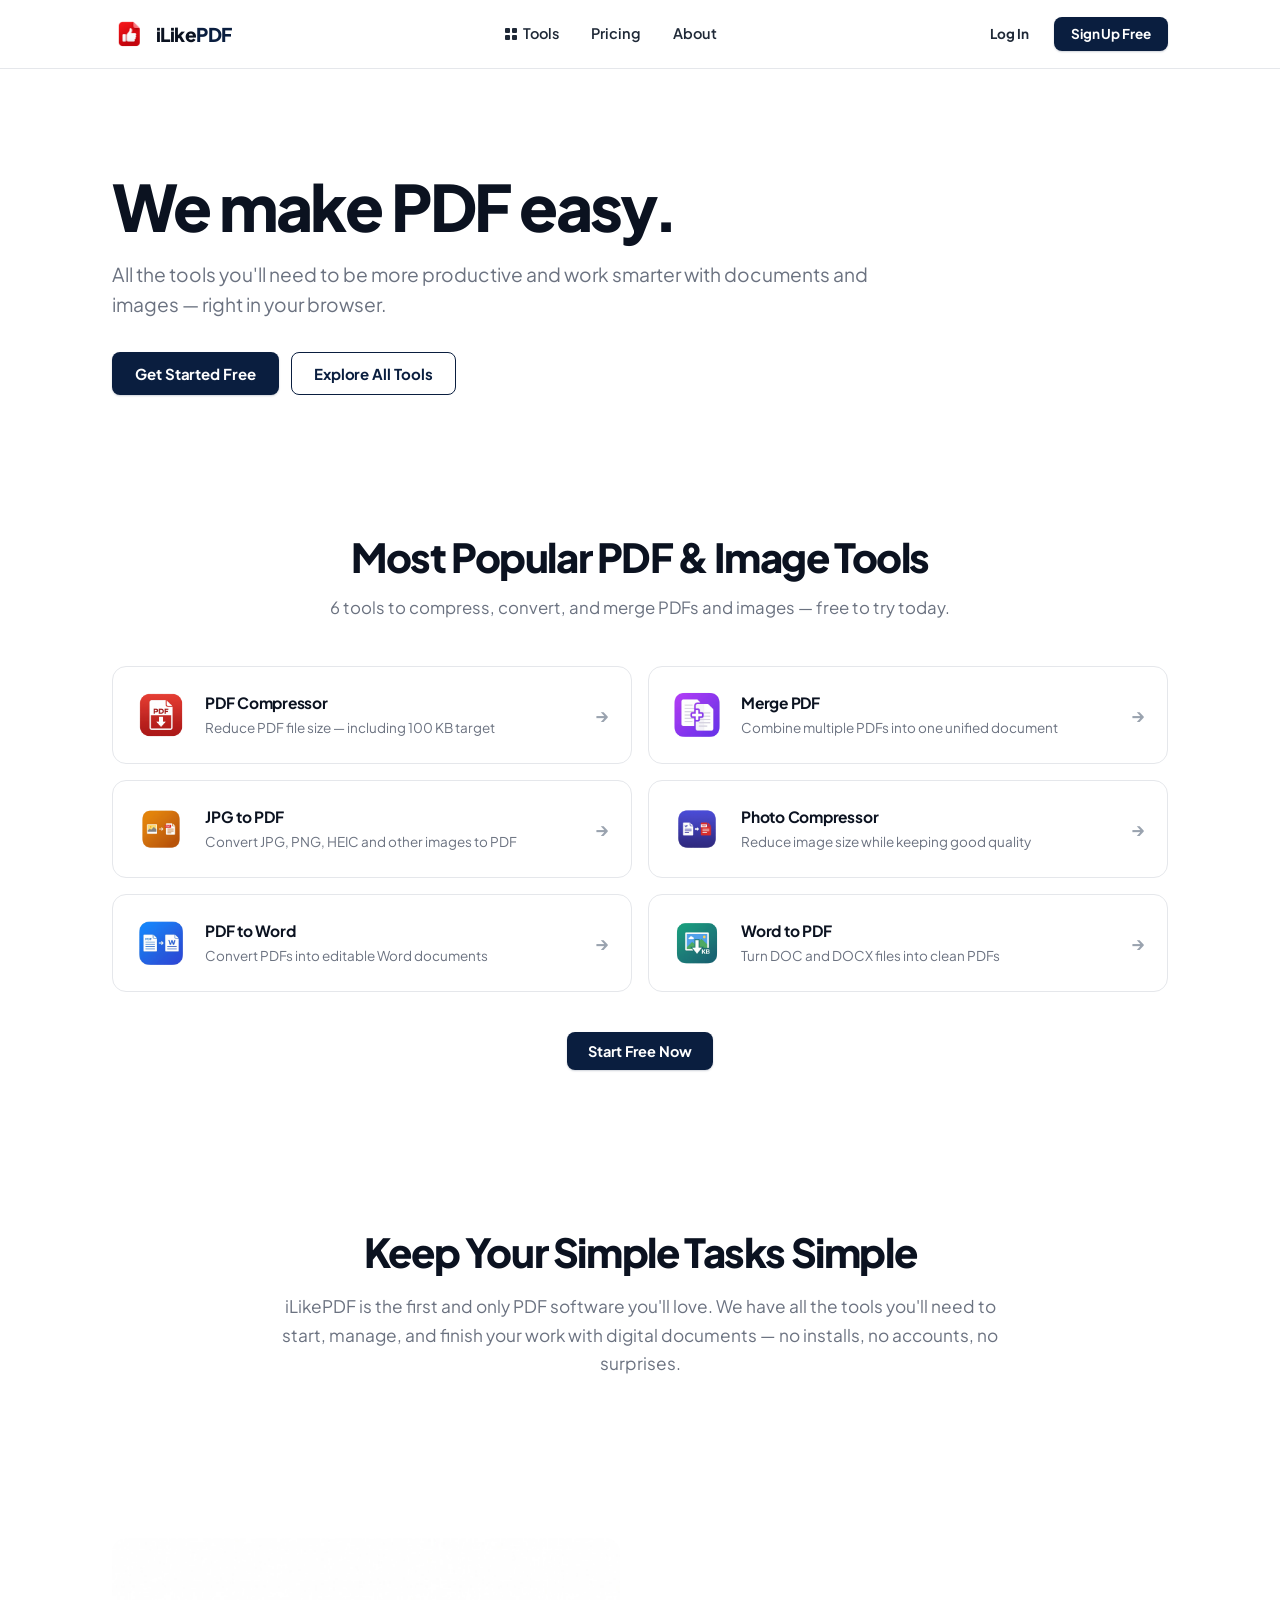
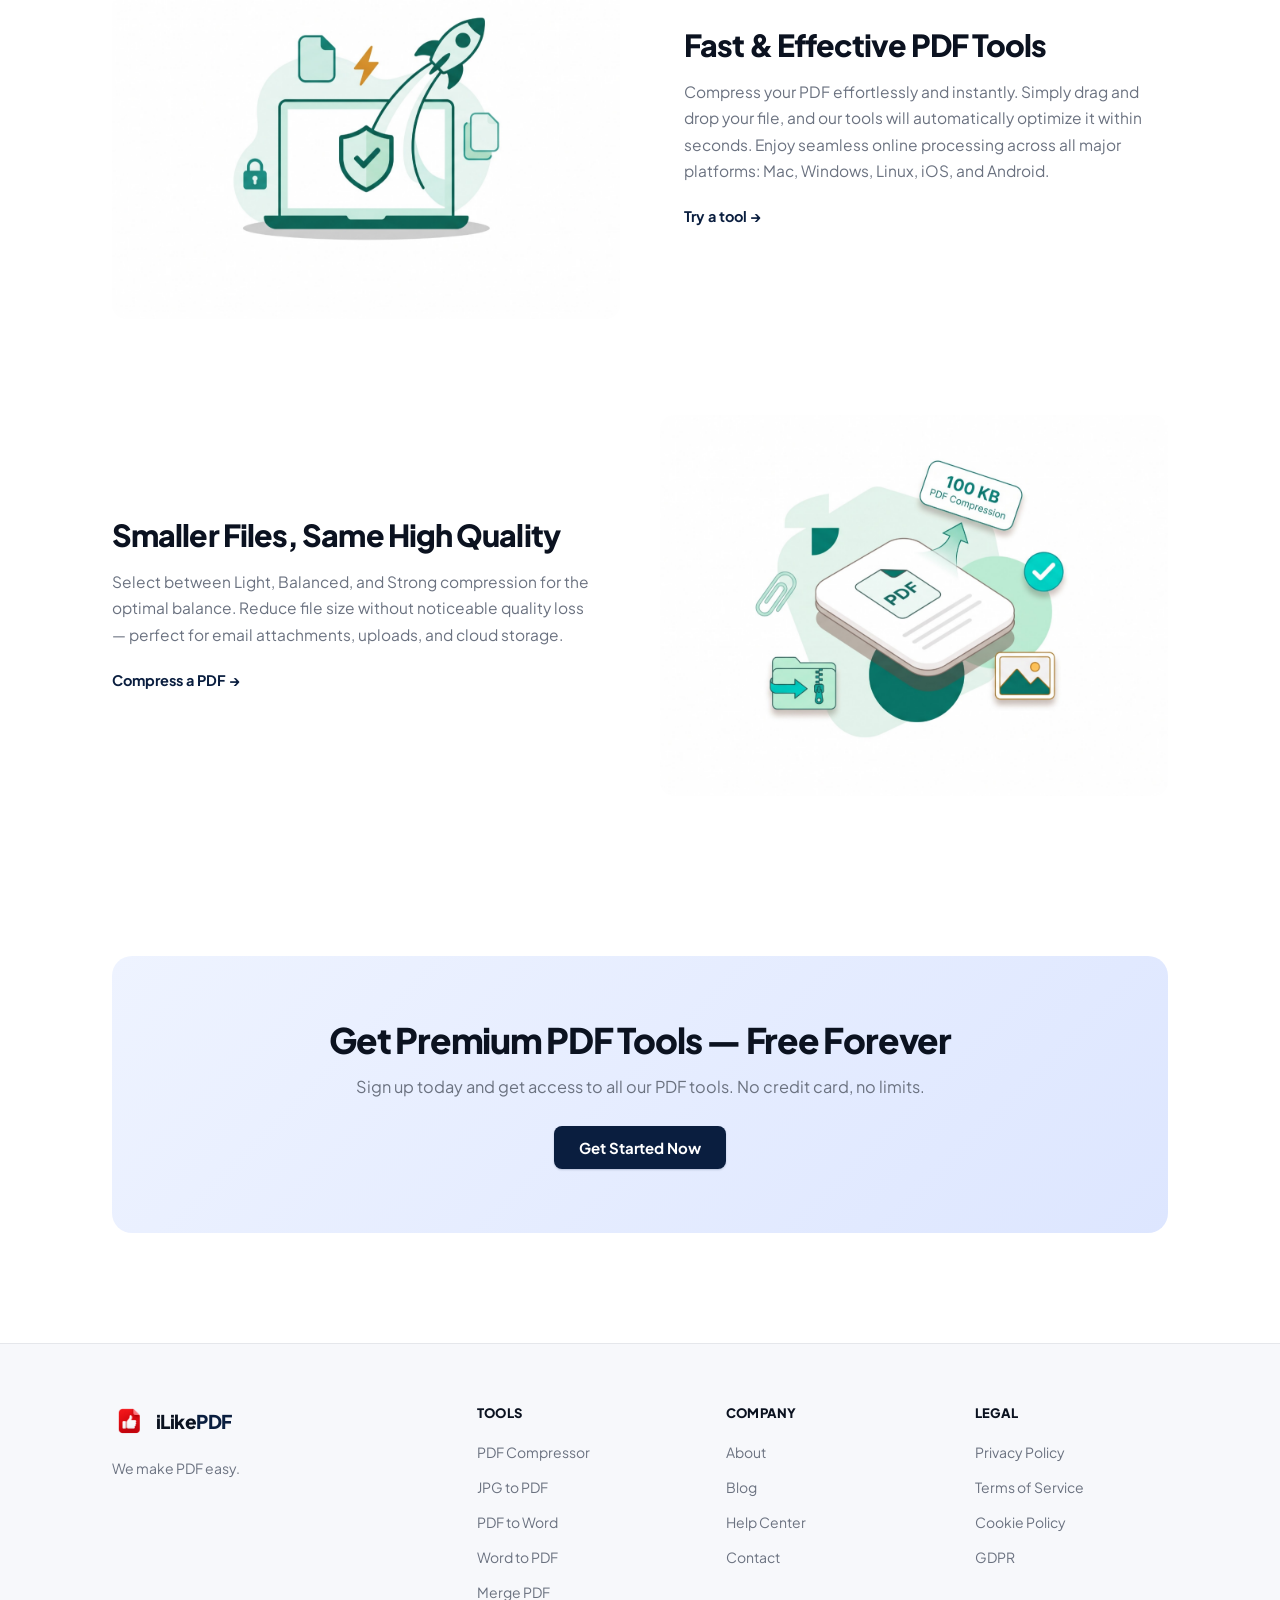
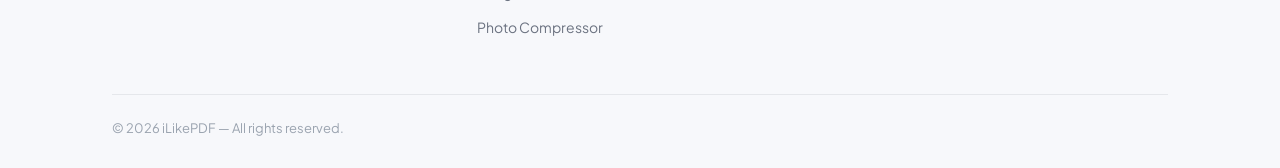
<file: index.html>
<!DOCTYPE html>
<html lang="en">
<head>
<meta charset="UTF-8">
<meta name="viewport" content="width=device-width, initial-scale=1">
<title>iLikePDF — We make PDF easy</title>
<meta name="description" content="All the tools you'll need to be more productive and work smarter with PDFs and images. Free, fast, private.">
<meta name="theme-color" content="#FFFFFF">

<meta property="og:title" content="iLikePDF — We make PDF easy">
<meta property="og:description" content="Compress, convert, merge and shrink PDFs and images — free and private.">
<meta property="og:image" content="assets/images/logo-full.png">

<link rel="icon" type="image/png" href="assets/images/logo-icon.png">

<link rel="preconnect" href="https://fonts.googleapis.com">
<link rel="preconnect" href="https://fonts.gstatic.com" crossorigin>
<link href="https://fonts.googleapis.com/css2?family=Plus+Jakarta+Sans:wght@400;500;600;700;800&display=swap" rel="stylesheet">

<link rel="stylesheet" href="css/style.css">
</head>

<body>

<!-- ================= HEADER ================= -->
<header class="header">
  <div class="container header-inner">

    <a class="logo" href="index.html" aria-label="iLikePDF home">
      <img class="logo-mark" src="assets/images/logo-icon.png" alt="" width="34" height="34">
      <span class="logo-name">iLike<b>PDF</b></span>
    </a>

    <nav class="nav" aria-label="Primary">
      <div class="nav-dropdown">
        <button class="nav-link nav-drop-trigger" type="button" aria-haspopup="true" aria-expanded="false">
          <span class="drop-grid" aria-hidden="true">
            <i></i><i></i><i></i><i></i>
          </span>
          Tools
        </button>
        <div class="nav-drop" role="menu">
          <a href="compress-pdf.html">PDF Compressor</a>
          <a href="jpg-to-pdf.html">JPG to PDF</a>
          <a href="pdf-to-word.html">PDF to Word</a>
          <a href="word-to-pdf.html">Word to PDF</a>
          <a href="merge-pdf.html">Merge PDF</a>
          <a href="photo-compressor.html">Photo Compressor</a>
        </div>
      </div>
      <a class="nav-link" href="#">Pricing</a>
      <a class="nav-link" href="#">About</a>
    </nav>

    <div class="header-actions">
      <a class="btn btn-ghost btn-sm" href="#">Log In</a>
      <a class="btn btn-primary btn-sm" href="#">Sign Up Free</a>
    </div>

    <button class="menu-btn" id="menuBtn" aria-label="Open menu" aria-expanded="false" aria-controls="mobileNav">
      <span></span><span></span><span></span>
    </button>
  </div>

  <div class="mobile-nav" id="mobileNav">
    <div class="container mobile-nav-inner">
      <a href="#tools">Tools</a>
      <a href="#">Pricing</a>
      <a href="#">About</a>
      <div class="mobile-actions">
        <a class="btn btn-outline" href="#">Log In</a>
        <a class="btn btn-primary" href="#">Sign Up Free</a>
      </div>
    </div>
  </div>
</header>

<main>

<!-- ================= HERO ================= -->
<section class="hero">
  <div class="container">
    <h1 class="hero-title">We make PDF easy.</h1>
    <p class="hero-sub">
      All the tools you'll need to be more productive and work smarter with
      documents and images — right in your browser.
    </p>
    <div class="hero-cta">
      <a class="btn btn-primary" href="#tools">Get Started Free</a>
      <a class="btn btn-outline" href="#tools">Explore All Tools</a>
    </div>
  </div>
</section>

<!-- ================= POPULAR TOOLS ================= -->
<section class="section" id="tools">
  <div class="container">

    <header class="section-head">
      <h2>Most Popular PDF &amp; Image Tools</h2>
      <p>6 tools to compress, convert, and merge PDFs and images — free to try today.</p>
    </header>

    <div class="tool-grid">

      <!-- 1. PDF Compressor -->
      <a class="tool-card" href="compress-pdf.html">
        <img class="tool-icon" src="assets/images/icons/compress-pdf.png" alt="" width="52" height="52">
        <span class="tool-text">
          <strong>PDF Compressor</strong>
          <small>Reduce PDF file size — including 100 KB target</small>
        </span>
        <span class="tool-arrow" aria-hidden="true">→</span>
      </a>

      <!-- 2. Merge PDF -->
      <a class="tool-card" href="merge-pdf.html">
        <img class="tool-icon" src="assets/images/icons/merge-pdf.png" alt="" width="52" height="52">
        <span class="tool-text">
          <strong>Merge PDF</strong>
          <small>Combine multiple PDFs into one unified document</small>
        </span>
        <span class="tool-arrow" aria-hidden="true">→</span>
      </a>

      <!-- 3. JPG to PDF -->
      <a class="tool-card" href="jpg-to-pdf.html">
        <img class="tool-icon" src="assets/images/icons/jpg-to-pdf.png" alt="" width="52" height="52">
        <span class="tool-text">
          <strong>JPG to PDF</strong>
          <small>Convert JPG, PNG, HEIC and other images to PDF</small>
        </span>
        <span class="tool-arrow" aria-hidden="true">→</span>
      </a>

      <!-- 4. Photo Compressor -->
      <a class="tool-card" href="photo-compressor.html">
        <img class="tool-icon" src="assets/images/icons/photo-compressor.png" alt="" width="52" height="52">
        <span class="tool-text">
          <strong>Photo Compressor</strong>
          <small>Reduce image size while keeping good quality</small>
        </span>
        <span class="tool-arrow" aria-hidden="true">→</span>
      </a>

      <!-- 5. PDF to Word -->
      <a class="tool-card" href="pdf-to-word.html">
        <img class="tool-icon" src="assets/images/icons/pdf-to-word.png" alt="" width="52" height="52">
        <span class="tool-text">
          <strong>PDF to Word</strong>
          <small>Convert PDFs into editable Word documents</small>
        </span>
        <span class="tool-arrow" aria-hidden="true">→</span>
      </a>

      <!-- 6. Word to PDF -->
      <a class="tool-card" href="word-to-pdf.html">
        <img class="tool-icon" src="assets/images/icons/word-to-pdf.png" alt="" width="52" height="52">
        <span class="tool-text">
          <strong>Word to PDF</strong>
          <small>Turn DOC and DOCX files into clean PDFs</small>
        </span>
        <span class="tool-arrow" aria-hidden="true">→</span>
      </a>

    </div>

    <div class="section-cta">
      <a class="btn btn-primary" href="#">Start Free Now</a>
    </div>

  </div>
</section>

<!-- ================= SIMPLE TASKS ================= -->
<section class="section section-alt">
  <div class="container narrow">
    <h2 class="section-title">Keep Your Simple Tasks Simple</h2>
    <p class="section-sub">
      iLikePDF is the first and only PDF software you'll love. We have all the
      tools you'll need to start, manage, and finish your work with digital
      documents — no installs, no accounts, no surprises.
    </p>
  </div>
</section>

<!-- ================= FEATURES ================= -->
<section class="section">
  <div class="container">

    <!-- Feature 1 -->
    <div class="feature">
      <div class="feature-media">
        <img src="assets/images/why-illustration.png" alt="Fast and secure PDF tools" width="1200" height="900" loading="lazy">
      </div>
      <div class="feature-text">
        <h3>Fast &amp; Effective PDF Tools</h3>
        <p>
          Compress your PDF effortlessly and instantly. Simply drag and drop your
          file, and our tools will automatically optimize it within seconds.
          Enjoy seamless online processing across all major platforms: Mac,
          Windows, Linux, iOS, and Android.
        </p>
        <a class="link-arrow" href="#tools">Try a tool →</a>
      </div>
    </div>

    <!-- Feature 2 (reversed) -->
    <div class="feature feature-reverse">
      <div class="feature-media">
        <img src="assets/images/hero-illustration.png" alt="100 KB PDF compression" width="1200" height="900" loading="lazy">
      </div>
      <div class="feature-text">
        <h3>Smaller Files, Same High Quality</h3>
        <p>
          Select between Light, Balanced, and Strong compression for the optimal
          balance. Reduce file size without noticeable quality loss — perfect
          for email attachments, uploads, and cloud storage.
        </p>
        <a class="link-arrow" href="compress-pdf.html">Compress a PDF →</a>
      </div>
    </div>

  </div>
</section>

<!-- ================= CTA BANNER ================= -->
<section class="section cta-banner-wrap">
  <div class="container">
    <div class="cta-banner">
      <div class="cta-banner-content">
        <h2>Get Premium PDF Tools — Free Forever</h2>
        <p>Sign up today and get access to all our PDF tools. No credit card, no limits.</p>
        <a class="btn btn-primary" href="#">Get Started Now</a>
      </div>
    </div>
  </div>
</section>

</main>

<!-- ================= FOOTER ================= -->
<footer class="footer">
  <div class="container">

    <div class="footer-top">
      <div class="footer-brand">
        <a class="logo" href="index.html">
          <img class="logo-mark" src="assets/images/logo-icon.png" alt="" width="32" height="32">
          <span class="logo-name">iLike<b>PDF</b></span>
        </a>
        <p>We make PDF easy.</p>
      </div>

      <div class="footer-col">
        <h4>Tools</h4>
        <ul>
          <li><a href="compress-pdf.html">PDF Compressor</a></li>
          <li><a href="jpg-to-pdf.html">JPG to PDF</a></li>
          <li><a href="pdf-to-word.html">PDF to Word</a></li>
          <li><a href="word-to-pdf.html">Word to PDF</a></li>
          <li><a href="merge-pdf.html">Merge PDF</a></li>
          <li><a href="photo-compressor.html">Photo Compressor</a></li>
        </ul>
      </div>

      <div class="footer-col">
        <h4>Company</h4>
        <ul>
          <li><a href="#">About</a></li>
          <li><a href="#">Blog</a></li>
          <li><a href="#">Help Center</a></li>
          <li><a href="#">Contact</a></li>
        </ul>
      </div>

      <div class="footer-col">
        <h4>Legal</h4>
        <ul>
          <li><a href="#">Privacy Policy</a></li>
          <li><a href="#">Terms of Service</a></li>
          <li><a href="#">Cookie Policy</a></li>
          <li><a href="#">GDPR</a></li>
        </ul>
      </div>
    </div>

    <div class="footer-bottom">
      <p class="footer-copy">© <span id="year">2025</span> iLikePDF — All rights reserved.</p>
    </div>

  </div>
</footer>

<script src="js/main.js"></script>
</body>
</html>
</file>
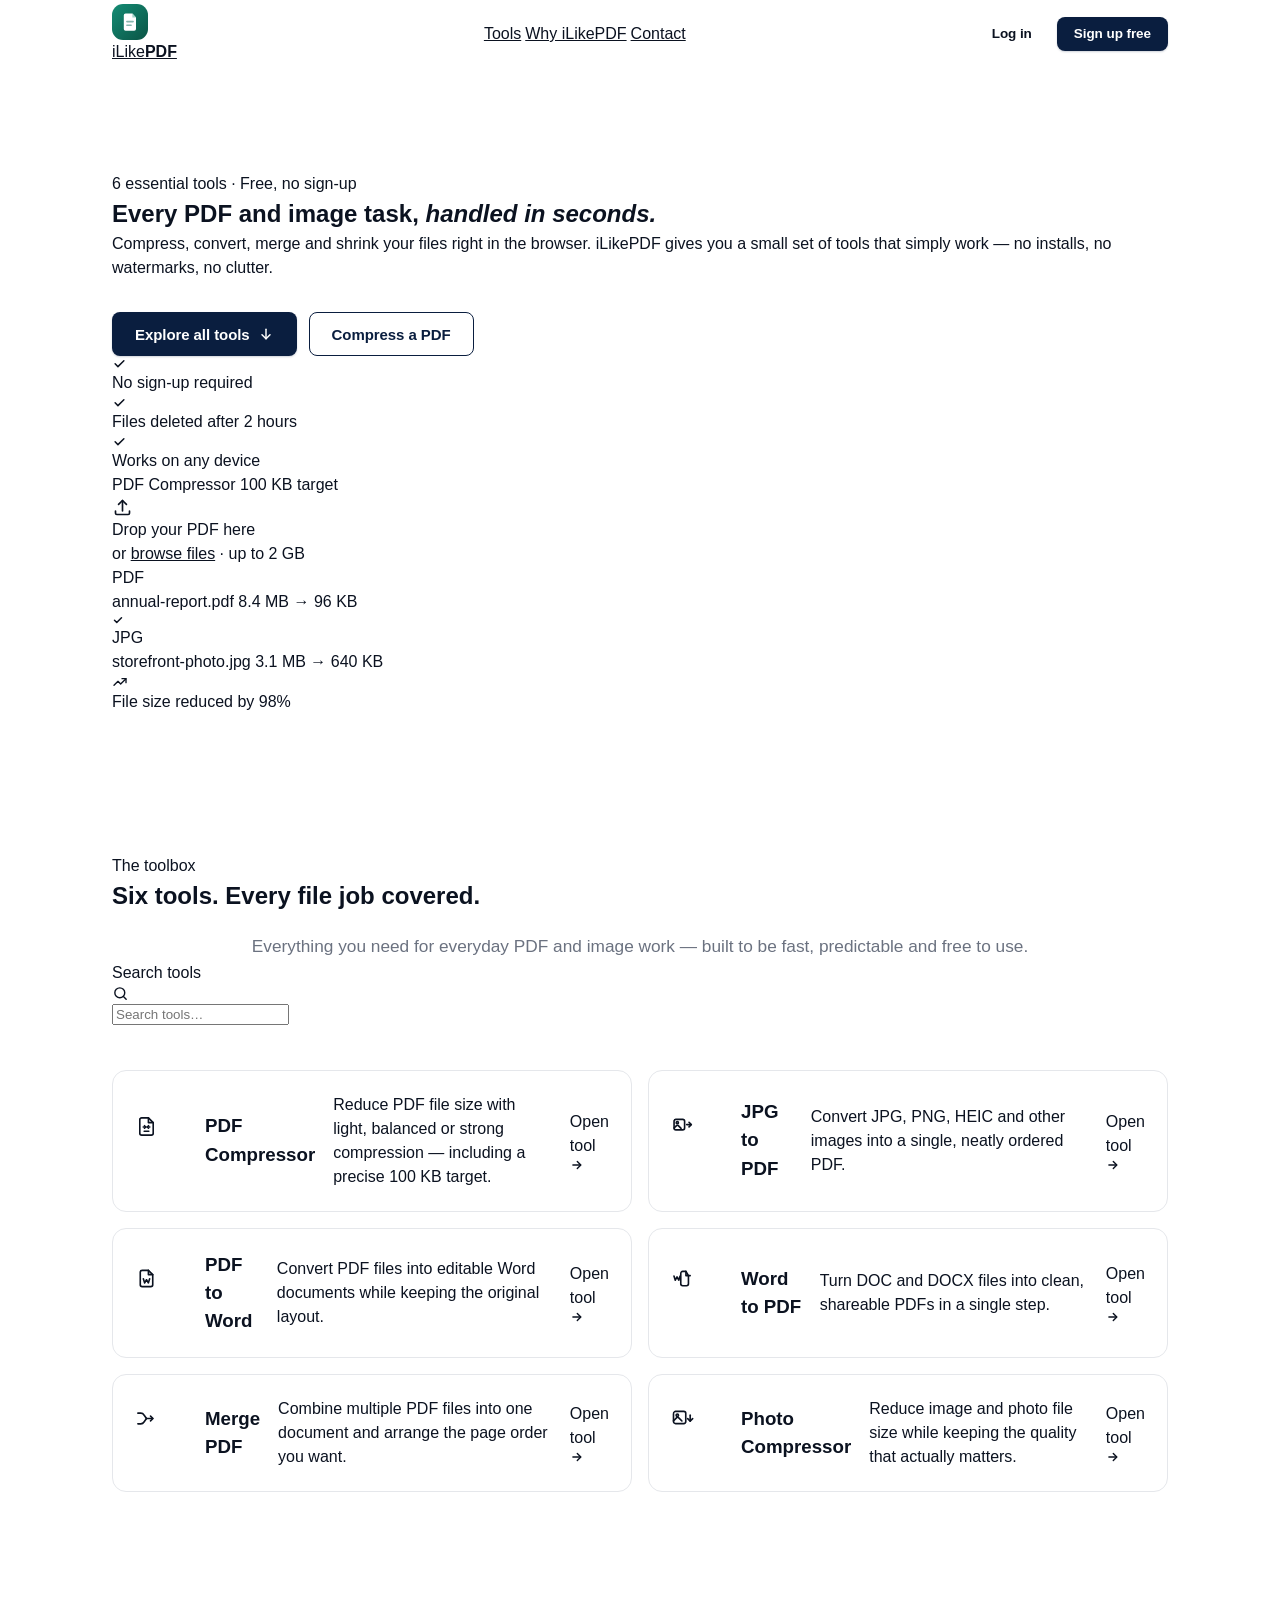
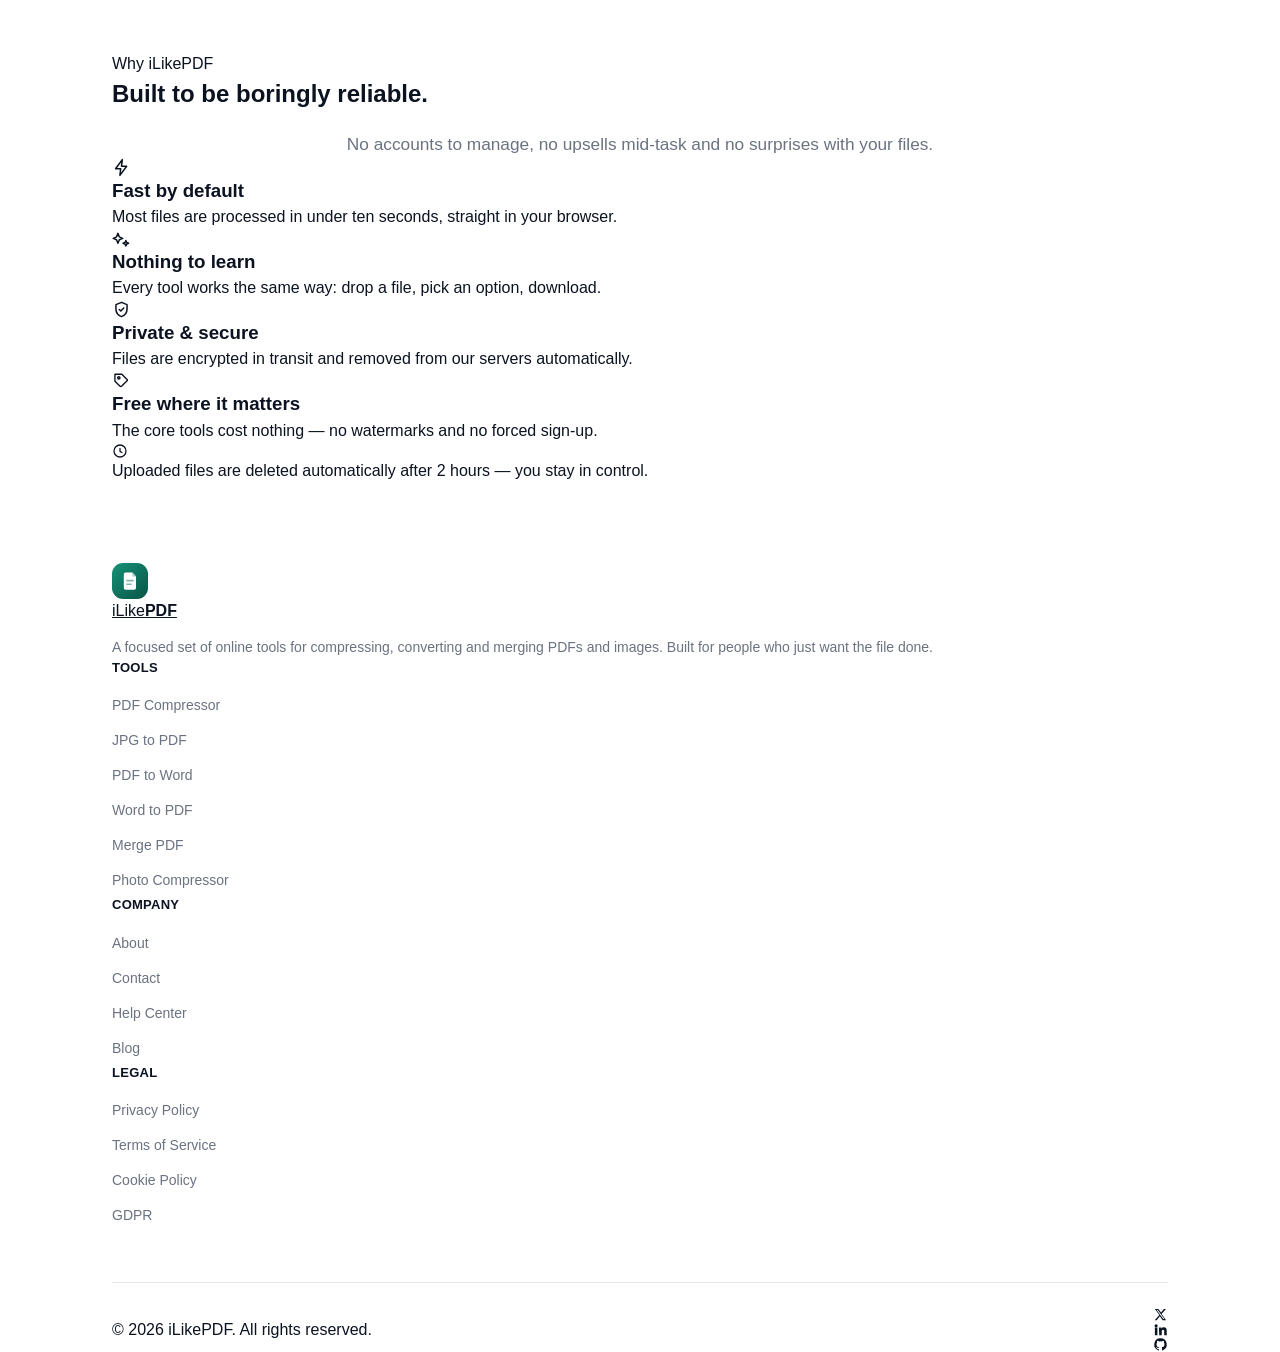
<file: index (2).html>
<!DOCTYPE html>
<html lang="en">
<head>
<meta charset="UTF-8">
<meta name="viewport" content="width=device-width, initial-scale=1">
<title>iLikePDF — Simple online PDF & image tools</title>
<meta name="description" content="Compress, convert, merge and shrink PDFs and images right in your browser. Free, fast and private — no sign-up, no watermarks.">
<meta name="theme-color" content="#F7F5F1">

<!-- Open Graph -->
<meta property="og:title" content="iLikePDF — Simple online PDF & image tools">
<meta property="og:description" content="Compress, convert, merge and shrink PDFs and images right in your browser.">
<meta property="og:type" content="website">

<link rel="preconnect" href="https://fonts.googleapis.com">
<link rel="preconnect" href="https://fonts.gstatic.com" crossorigin>
<link href="https://fonts.googleapis.com/css2?family=Instrument+Sans:ital,wght@0,400..700;1,400..700&family=Instrument+Serif:ital@0;1&display=swap" rel="stylesheet">

<link rel="stylesheet" href="css/style.css">
<link rel="icon" type="image/svg+xml" href="data:image/svg+xml,%3Csvg xmlns='http://www.w3.org/2000/svg' viewBox='0 0 36 36'%3E%3Crect width='36' height='36' rx='11' fill='%230E6E5C'/%3E%3Cpath d='M13.6 9.5h6.8l3.6 3.9V25a1.8 1.8 0 0 1-1.8 1.8H13.6A1.8 1.8 0 0 1 11.8 25V11.3A1.8 1.8 0 0 1 13.6 9.5Z' fill='%23fff'/%3E%3C/svg%3E">
</head>

<body>

<!-- ===================== HEADER ===================== -->
<header class="site-header" id="siteHeader">
  <div class="container header-inner">

    <a class="brand" href="#" aria-label="iLikePDF — home">
      <span class="brand-mark" aria-hidden="true">
        <svg width="36" height="36" viewBox="0 0 36 36" fill="none" xmlns="http://www.w3.org/2000/svg">
          <defs>
            <linearGradient id="ilpGrad" x1="0" y1="0" x2="36" y2="36" gradientUnits="userSpaceOnUse">
              <stop stop-color="#148C74"/>
              <stop offset="1" stop-color="#0A5445"/>
            </linearGradient>
          </defs>
          <rect width="36" height="36" rx="11" fill="url(#ilpGrad)"/>
          <path d="M13.6 9.5h6.8l3.6 3.9V25a1.8 1.8 0 0 1-1.8 1.8H13.6A1.8 1.8 0 0 1 11.8 25V11.3A1.8 1.8 0 0 1 13.6 9.5Z" fill="#fff"/>
          <path d="M20.4 9.5 24 13.4h-3.6z" fill="#9FD3C7"/>
          <path d="M14.9 17.6h6.2M14.9 21.2h4.2" stroke="#0E6E5C" stroke-width="1.6" stroke-linecap="round" opacity=".5"/>
        </svg>
      </span>
      <span class="brand-name">iLike<b>PDF</b></span>
    </a>

    <nav class="nav" aria-label="Main navigation">
      <a href="#tools">Tools</a>
      <a href="#why">Why iLikePDF</a>
      <a href="#contact">Contact</a>
    </nav>

    <div class="header-actions">
      <a class="btn btn-text btn-sm" href="#">Log in</a>
      <a class="btn btn-primary btn-sm" href="#">Sign up free</a>
    </div>

    <button class="menu-btn" id="menuBtn" aria-label="Open menu" aria-expanded="false" aria-controls="mobileNav">
      <span></span><span></span><span></span>
    </button>
  </div>

  <div class="mobile-nav" id="mobileNav">
    <div class="container">
      <div class="mobile-nav-inner">
        <a class="m-link" href="#tools">Tools</a>
        <a class="m-link" href="#why">Why iLikePDF</a>
        <a class="m-link" href="#contact">Contact</a>
        <div class="mobile-actions">
          <a class="btn btn-outline" href="#">Log in</a>
          <a class="btn btn-primary" href="#">Sign up free</a>
        </div>
      </div>
    </div>
  </div>
</header>

<main>

<!-- ===================== HERO ===================== -->
<section class="hero">
  <div class="container hero-grid">

    <div class="hero-copy">
      <span class="pill"><span class="pill-dot"></span> 6 essential tools · Free, no sign-up</span>

      <h1>Every PDF and image task, <em>handled in seconds.</em></h1>

      <p class="lede">
        Compress, convert, merge and shrink your files right in the browser.
        iLikePDF gives you a small set of tools that simply work — no installs,
        no watermarks, no clutter.
      </p>

      <div class="hero-cta">
        <a class="btn btn-primary" href="#tools">
          Explore all tools
          <svg width="16" height="16" viewBox="0 0 24 24" fill="none" stroke="currentColor" stroke-width="2.2" stroke-linecap="round" stroke-linejoin="round" aria-hidden="true">
            <path d="M12 5v14"/><path d="m6 13 6 6 6-6"/>
          </svg>
        </a>
        <a class="btn btn-outline" href="#tools">Compress a PDF</a>
      </div>

      <ul class="hero-trust">
        <li>
          <svg width="15" height="15" viewBox="0 0 24 24" fill="none" stroke="currentColor" stroke-width="2.4" stroke-linecap="round" stroke-linejoin="round" aria-hidden="true"><path d="m5 12.5 4.5 4.5L19 7.5"/></svg>
          No sign-up required
        </li>
        <li>
          <svg width="15" height="15" viewBox="0 0 24 24" fill="none" stroke="currentColor" stroke-width="2.4" stroke-linecap="round" stroke-linejoin="round" aria-hidden="true"><path d="m5 12.5 4.5 4.5L19 7.5"/></svg>
          Files deleted after 2 hours
        </li>
        <li>
          <svg width="15" height="15" viewBox="0 0 24 24" fill="none" stroke="currentColor" stroke-width="2.4" stroke-linecap="round" stroke-linejoin="round" aria-hidden="true"><path d="m5 12.5 4.5 4.5L19 7.5"/></svg>
          Works on any device
        </li>
      </ul>
    </div>

    <div class="hero-visual" data-reveal>
      <div class="panel">

        <div class="panel-head">
          <span class="panel-title">PDF Compressor</span>
          <span class="panel-badge">100 KB target</span>
        </div>

        <div class="dropzone">
          <div class="dz-icon">
            <svg width="21" height="21" viewBox="0 0 24 24" fill="none" stroke="currentColor" stroke-width="1.9" stroke-linecap="round" stroke-linejoin="round" aria-hidden="true">
              <path d="M12 16V4"/><path d="m7.5 8.5 4.5-4.5 4.5 4.5"/>
              <path d="M4 16v2.5A1.5 1.5 0 0 0 5.5 20h13a1.5 1.5 0 0 0 1.5-1.5V16"/>
            </svg>
          </div>
          <p class="dz-title">Drop your PDF here</p>
          <p class="dz-sub">or <u>browse files</u> · up to 2 GB</p>
        </div>

        <div class="file-list">
          <div class="file">
            <span class="file-ic pdf" aria-hidden="true">PDF</span>
            <div class="file-meta">
              <div class="file-top">
                <span class="file-name">annual-report.pdf</span>
                <span class="file-size">8.4 MB → 96 KB</span>
              </div>
              <div class="bar"><i style="width:100%"></i></div>
            </div>
            <span class="tick" aria-hidden="true">
              <svg width="12" height="12" viewBox="0 0 24 24" fill="none" stroke="currentColor" stroke-width="3" stroke-linecap="round" stroke-linejoin="round"><path d="m5 12.5 4.5 4.5L19 7.5"/></svg>
            </span>
          </div>

          <div class="file">
            <span class="file-ic jpg" aria-hidden="true">JPG</span>
            <div class="file-meta">
              <div class="file-top">
                <span class="file-name">storefront-photo.jpg</span>
                <span class="file-size">3.1 MB → 640 KB</span>
              </div>
              <div class="bar"><i style="width:68%"></i></div>
            </div>
          </div>
        </div>

      </div>

      <div class="float-chip">
        <svg width="16" height="16" viewBox="0 0 24 24" fill="none" stroke="currentColor" stroke-width="2" stroke-linecap="round" stroke-linejoin="round" aria-hidden="true">
          <path d="M3 17l6-6 4 4 8-8"/><path d="M15 7h6v6"/>
        </svg>
        File size reduced by 98%
      </div>
    </div>

  </div>
</section>
<!-- ===================== MAIN TOOLS ===================== -->
<section class="section" id="tools">
  <div class="container">

    <div class="tools-head">
      <div class="head-copy" data-reveal>
        <span class="eyebrow">The toolbox</span>
        <h2>Six tools. Every file job covered.</h2>
        <p class="section-sub">
          Everything you need for everyday PDF and image work — built to be fast,
          predictable and free to use.
        </p>
      </div>

      <div class="tool-search" data-reveal>
        <label class="sr-only" for="toolSearch">Search tools</label>
        <svg width="17" height="17" viewBox="0 0 24 24" fill="none" stroke="currentColor" stroke-width="2" stroke-linecap="round" stroke-linejoin="round" aria-hidden="true">
          <circle cx="11" cy="11" r="7"/><path d="m20 20-3.5-3.5"/>
        </svg>
        <input type="search" id="toolSearch" placeholder="Search tools…" autocomplete="off">
      </div>
    </div>

    <div class="tool-grid" id="toolGrid">

      <!-- 1. PDF Compressor -->
      <a class="tool-card" href="#" data-reveal
         data-name="PDF Compressor"
         data-tags="pdf compressor compress reduce shrink size optimize smaller 100kb file">
        <span class="tool-icon" aria-hidden="true">
          <svg width="23" height="23" viewBox="0 0 24 24" fill="none" stroke="currentColor" stroke-width="1.7" stroke-linecap="round" stroke-linejoin="round">
            <path d="M14 3H7a2 2 0 0 0-2 2v14a2 2 0 0 0 2 2h10a2 2 0 0 0 2-2V8z"/>
            <path d="M14 3v5h5"/>
            <path d="M8.6 12.5h2.6"/>
            <path d="m9.9 11.2 1.3 1.3-1.3 1.3"/>
            <path d="M15.4 12.5h-2.6"/>
            <path d="m14.1 11.2-1.3 1.3 1.3 1.3"/>
            <path d="M9.6 17h4.8"/>
          </svg>
        </span>
        <h3 class="tool-name">PDF Compressor</h3>
        <p class="tool-desc">Reduce PDF file size with light, balanced or strong compression — including a precise 100 KB target.</p>
        <span class="tool-action">
          Open tool
          <svg width="14" height="14" viewBox="0 0 24 24" fill="none" stroke="currentColor" stroke-width="2.4" stroke-linecap="round" stroke-linejoin="round" aria-hidden="true"><path d="M5 12h13"/><path d="m12.5 6 6 6-6 6"/></svg>
        </span>
      </a>

      <!-- 2. JPG to PDF -->
      <a class="tool-card" href="#" data-reveal
         data-name="JPG to PDF"
         data-tags="jpg jpeg png to pdf image convert picture photo heic webp">
        <span class="tool-icon" aria-hidden="true">
          <svg width="23" height="23" viewBox="0 0 24 24" fill="none" stroke="currentColor" stroke-width="1.7" stroke-linecap="round" stroke-linejoin="round">
            <rect x="3.2" y="4.5" width="11" height="11" rx="2"/>
            <circle cx="6.6" cy="8" r="1.15"/>
            <path d="m3.2 13.6 2.3-2.3a1.7 1.7 0 0 1 2.4 0l2.6 2.6"/>
            <path d="M16.4 10h4.4"/>
            <path d="m18.8 7.6 2.4 2.4-2.4 2.4"/>
          </svg>
        </span>
        <h3 class="tool-name">JPG to PDF</h3>
        <p class="tool-desc">Convert JPG, PNG, HEIC and other images into a single, neatly ordered PDF.</p>
        <span class="tool-action">
          Open tool
          <svg width="14" height="14" viewBox="0 0 24 24" fill="none" stroke="currentColor" stroke-width="2.4" stroke-linecap="round" stroke-linejoin="round" aria-hidden="true"><path d="M5 12h13"/><path d="m12.5 6 6 6-6 6"/></svg>
        </span>
      </a>

      <!-- 3. PDF to Word -->
      <a class="tool-card" href="#" data-reveal
         data-name="PDF to Word"
         data-tags="pdf to word doc docx convert editable document text">
        <span class="tool-icon" aria-hidden="true">
          <svg width="23" height="23" viewBox="0 0 24 24" fill="none" stroke="currentColor" stroke-width="1.7" stroke-linecap="round" stroke-linejoin="round">
            <path d="M14 3.5H7.5a2 2 0 0 0-2 2v13a2 2 0 0 0 2 2h9a2 2 0 0 0 2-2V8z"/>
            <path d="M14 3.5v4.5h4.5"/>
            <path d="M8.7 12.3 10.1 16.6 12 13.3 13.9 16.6 15.3 12.3"/>
          </svg>
        </span>
        <h3 class="tool-name">PDF to Word</h3>
        <p class="tool-desc">Convert PDF files into editable Word documents while keeping the original layout.</p>
        <span class="tool-action">
          Open tool
          <svg width="14" height="14" viewBox="0 0 24 24" fill="none" stroke="currentColor" stroke-width="2.4" stroke-linecap="round" stroke-linejoin="round" aria-hidden="true"><path d="M5 12h13"/><path d="m12.5 6 6 6-6 6"/></svg>
        </span>
      </a>

      <!-- 4. Word to PDF -->
      <a class="tool-card" href="#" data-reveal
         data-name="Word to PDF"
         data-tags="word to pdf doc docx convert document office">
        <span class="tool-icon" aria-hidden="true">
          <svg width="23" height="23" viewBox="0 0 24 24" fill="none" stroke="currentColor" stroke-width="1.7" stroke-linecap="round" stroke-linejoin="round">
            <path d="M3.1 9.4 4.5 13.8 6.3 10.4 8.1 13.8 9.5 9.4"/>
            <path d="M15.6 4.6h-3.4a2 2 0 0 0-2 2v11a2 2 0 0 0 2 2h4a2 2 0 0 0 2-2V9.1z"/>
            <path d="M15.6 4.6V9h4.4"/>
          </svg>
        </span>
        <h3 class="tool-name">Word to PDF</h3>
        <p class="tool-desc">Turn DOC and DOCX files into clean, shareable PDFs in a single step.</p>
        <span class="tool-action">
          Open tool
          <svg width="14" height="14" viewBox="0 0 24 24" fill="none" stroke="currentColor" stroke-width="2.4" stroke-linecap="round" stroke-linejoin="round" aria-hidden="true"><path d="M5 12h13"/><path d="m12.5 6 6 6-6 6"/></svg>
        </span>
      </a>

      <!-- 5. Merge PDF -->
      <a class="tool-card" href="#" data-reveal
         data-name="Merge PDF"
         data-tags="merge pdf combine join multiple documents pages together">
        <span class="tool-icon" aria-hidden="true">
          <svg width="23" height="23" viewBox="0 0 24 24" fill="none" stroke="currentColor" stroke-width="1.7" stroke-linecap="round" stroke-linejoin="round">
            <path d="M3 6.4h3a4 4 0 0 1 3.4 1.9L12 12"/>
            <path d="M3 17.6h3a4 4 0 0 0 3.4-1.9L12 12"/>
            <path d="M12 12h6.2"/>
            <path d="m16.2 9.5 2.6 2.5-2.6 2.5"/>
          </svg>
        </span>
        <h3 class="tool-name">Merge PDF</h3>
        <p class="tool-desc">Combine multiple PDF files into one document and arrange the page order you want.</p>
        <span class="tool-action">
          Open tool
          <svg width="14" height="14" viewBox="0 0 24 24" fill="none" stroke="currentColor" stroke-width="2.4" stroke-linecap="round" stroke-linejoin="round" aria-hidden="true"><path d="M5 12h13"/><path d="m12.5 6 6 6-6 6"/></svg>
        </span>
      </a>

      <!-- 6. Photo Compressor -->
      <a class="tool-card" href="#" data-reveal
         data-name="Photo Compressor"
         data-tags="photo compressor image compress reduce picture jpg png size quality shrink">
        <span class="tool-icon" aria-hidden="true">
          <svg width="23" height="23" viewBox="0 0 24 24" fill="none" stroke="currentColor" stroke-width="1.7" stroke-linecap="round" stroke-linejoin="round">
            <rect x="2.6" y="4.5" width="12.8" height="12.8" rx="2.1"/>
            <circle cx="6.6" cy="8.5" r="1.25"/>
            <path d="m2.6 14.4 3.1-3.1a1.7 1.7 0 0 1 2.4 0l3.3 3.3"/>
            <path d="M20 8.5v6.2"/>
            <path d="m17.4 12.2 2.6 2.6 2.6-2.6"/>
          </svg>
        </span>
        <h3 class="tool-name">Photo Compressor</h3>
        <p class="tool-desc">Reduce image and photo file size while keeping the quality that actually matters.</p>
        <span class="tool-action">
          Open tool
          <svg width="14" height="14" viewBox="0 0 24 24" fill="none" stroke="currentColor" stroke-width="2.4" stroke-linecap="round" stroke-linejoin="round" aria-hidden="true"><path d="M5 12h13"/><path d="m12.5 6 6 6-6 6"/></svg>
        </span>
      </a>

    </div>

    <p class="tools-empty" id="toolsEmpty" hidden>
      No tools match that search. Try “compress”, “convert” or “merge”.
    </p>

  </div>
</section>

<!-- ===================== VALUE / TRUST ===================== -->
<section class="section why" id="why">
  <div class="container">
    <div class="why-panel" data-reveal>

      <div class="why-head">
        <span class="eyebrow">Why iLikePDF</span>
        <h2>Built to be boringly reliable.</h2>
        <p class="section-sub">
          No accounts to manage, no upsells mid-task and no surprises with your files.
        </p>
      </div>

      <div class="why-grid">

        <div class="why-item">
          <span class="why-icon" aria-hidden="true">
            <svg width="19" height="19" viewBox="0 0 24 24" fill="none" stroke="currentColor" stroke-width="1.9" stroke-linecap="round" stroke-linejoin="round">
              <path d="M13 2 4.5 13.5H11L10 22l8.5-11.5H12z"/>
            </svg>
          </span>
          <h3>Fast by default</h3>
          <p>Most files are processed in under ten seconds, straight in your browser.</p>
        </div>

        <div class="why-item">
          <span class="why-icon" aria-hidden="true">
            <svg width="19" height="19" viewBox="0 0 24 24" fill="none" stroke="currentColor" stroke-width="1.9" stroke-linecap="round" stroke-linejoin="round">
              <path d="M5 3.5 6.8 8 11 9.8 6.8 11.6 5 16l-1.8-4.4L-1 9.8 3.2 8z" transform="translate(2.5 2)"/>
              <path d="M17.5 14.5 18.6 17l2.4 1-2.4 1-1.1 2.5L16.4 19l-2.4-1 2.4-1z"/>
            </svg>
          </span>
          <h3>Nothing to learn</h3>
          <p>Every tool works the same way: drop a file, pick an option, download.</p>
        </div>

        <div class="why-item">
          <span class="why-icon" aria-hidden="true">
            <svg width="19" height="19" viewBox="0 0 24 24" fill="none" stroke="currentColor" stroke-width="1.9" stroke-linecap="round" stroke-linejoin="round">
              <path d="M12 3 5 5.8v5.6c0 4.3 2.9 8.3 7 9.6 4.1-1.3 7-5.3 7-9.6V5.8z"/>
              <path d="m9.2 12 2 2 3.6-3.8"/>
            </svg>
          </span>
          <h3>Private &amp; secure</h3>
          <p>Files are encrypted in transit and removed from our servers automatically.</p>
        </div>

        <div class="why-item">
          <span class="why-icon" aria-hidden="true">
            <svg width="19" height="19" viewBox="0 0 24 24" fill="none" stroke="currentColor" stroke-width="1.9" stroke-linecap="round" stroke-linejoin="round">
              <path d="M20.5 12.6 12.9 20a2 2 0 0 1-2.8 0l-6.6-6.5V4h9.5l7.5 7.5a1.5 1.5 0 0 1 0 1.1Z" transform="translate(0.5 0.5) scale(0.92)"/>
              <circle cx="8.6" cy="8.6" r="1.4"/>
            </svg>
          </span>
          <h3>Free where it matters</h3>
          <p>The core tools cost nothing — no watermarks and no forced sign-up.</p>
        </div>

      </div>

      <p class="why-note">
        <svg width="16" height="16" viewBox="0 0 24 24" fill="none" stroke="currentColor" stroke-width="1.9" stroke-linecap="round" stroke-linejoin="round" aria-hidden="true">
          <circle cx="12" cy="12" r="9"/><path d="M12 8v4.5l3 1.8"/>
        </svg>
        Uploaded files are deleted automatically after 2 hours — you stay in control.
      </p>

    </div>
  </div>
</section>

</main>

<!-- ===================== FOOTER ===================== -->
<footer class="site-footer" id="contact">
  <div class="container">

    <div class="footer-grid">

      <div class="footer-brand">
        <a class="brand" href="#" aria-label="iLikePDF — home">
          <span class="brand-mark" aria-hidden="true">
            <svg width="36" height="36" viewBox="0 0 36 36" fill="none" xmlns="http://www.w3.org/2000/svg">
              <defs>
                <linearGradient id="ilpGradF" x1="0" y1="0" x2="36" y2="36" gradientUnits="userSpaceOnUse">
                  <stop stop-color="#159278"/>
                  <stop offset="1" stop-color="#0A5445"/>
                </linearGradient>
              </defs>
              <rect width="36" height="36" rx="11" fill="url(#ilpGradF)"/>
              <path d="M13.6 9.5h6.8l3.6 3.9V25a1.8 1.8 0 0 1-1.8 1.8H13.6A1.8 1.8 0 0 1 11.8 25V11.3A1.8 1.8 0 0 1 13.6 9.5Z" fill="#fff"/>
              <path d="M20.4 9.5 24 13.4h-3.6z" fill="#9FD3C7"/>
              <path d="M14.9 17.6h6.2M14.9 21.2h4.2" stroke="#0E6E5C" stroke-width="1.6" stroke-linecap="round" opacity=".5"/>
            </svg>
          </span>
          <span class="brand-name">iLike<b>PDF</b></span>
        </a>
        <p>
          A focused set of online tools for compressing, converting and merging
          PDFs and images. Built for people who just want the file done.
        </p>
      </div>

      <div class="footer-col">
        <h4>Tools</h4>
        <ul>
          <li><a href="#">PDF Compressor</a></li>
          <li><a href="#">JPG to PDF</a></li>
          <li><a href="#">PDF to Word</a></li>
          <li><a href="#">Word to PDF</a></li>
          <li><a href="#">Merge PDF</a></li>
          <li><a href="#">Photo Compressor</a></li>
        </ul>
      </div>

      <div class="footer-col">
        <h4>Company</h4>
        <ul>
          <li><a href="#">About</a></li>
          <li><a href="#">Contact</a></li>
          <li><a href="#">Help Center</a></li>
          <li><a href="#">Blog</a></li>
        </ul>
      </div>

      <div class="footer-col">
        <h4>Legal</h4>
        <ul>
          <li><a href="#">Privacy Policy</a></li>
          <li><a href="#">Terms of Service</a></li>
          <li><a href="#">Cookie Policy</a></li>
          <li><a href="#">GDPR</a></li>
        </ul>
      </div>

    </div>

    <div class="footer-bottom">
      <span>© <span id="year">2025</span> iLikePDF. All rights reserved.</span>

      <div class="footer-social">
        <a href="#" aria-label="iLikePDF on X">
          <svg width="15" height="15" viewBox="0 0 24 24" fill="currentColor" aria-hidden="true">
            <path d="M17.5 3h3.2l-7 8 7.3 10h-5.6l-4.4-6.1L5.9 21H2.7l7.4-8.4L3 3h5.7l4.1 5.7zm-1.1 16h1.8L7.7 4.9H5.8z"/>
          </svg>
        </a>
        <a href="#" aria-label="iLikePDF on LinkedIn">
          <svg width="15" height="15" viewBox="0 0 24 24" fill="currentColor" aria-hidden="true">
            <path d="M4.98 3.5A2.5 2.5 0 1 1 2.5 6 2.48 2.48 0 0 1 4.98 3.5M3 8.98h4V21H3zM9.5 8.98h3.83v1.64h.05a4.2 4.2 0 0 1 3.78-2.08c4.04 0 4.79 2.66 4.79 6.12V21h-4v-5.54c0-1.32-.02-3.02-1.84-3.02s-2.12 1.44-2.12 2.92V21h-4z"/>
          </svg>
        </a>
        <a href="#" aria-label="iLikePDF on GitHub">
          <svg width="15" height="15" viewBox="0 0 24 24" fill="currentColor" aria-hidden="true">
            <path d="M12 2a10 10 0 0 0-3.16 19.49c.5.09.68-.22.68-.48v-1.7c-2.78.6-3.37-1.34-3.37-1.34-.45-1.16-1.11-1.47-1.11-1.47-.91-.62.07-.6.07-.6 1 .07 1.53 1.03 1.53 1.03.9 1.53 2.34 1.09 2.91.83.09-.65.35-1.09.63-1.34-2.22-.25-4.56-1.11-4.56-4.94 0-1.09.39-1.98 1.03-2.68-.1-.25-.45-1.27.1-2.65 0 0 .84-.27 2.75 1.02a9.5 9.5 0 0 1 5 0c1.91-1.29 2.75-1.02 2.75-1.02.55 1.38.2 2.4.1 2.65.64.7 1.03 1.59 1.03 2.68 0 3.84-2.34 4.68-4.57 4.93.36.31.68.92.68 1.85v2.74c0 .27.18.58.69.48A10 10 0 0 0 12 2"/>
          </svg>
        </a>
      </div>
    </div>

  </div>
</footer>

<noscript>
  <style>[data-reveal]{opacity:1!important;transform:none!important}</style>
</noscript>

<script src="js/main.js"></script>
</body>
</html>
</file>
<file: css/style.css>
/* ============================================================
   iLikePDF — Main Stylesheet (Part 1)
   Tokens, reset, buttons, header, hero
   ============================================================ */

/* ---------- Design Tokens ---------- */
:root{
  --white:#FFFFFF;
  --paper:#FFFFFF;
  --paper-2:#F7F8FB;
  --paper-3:#EEF1F6;
  --ink:#0B1220;
  --ink-soft:#1F2937;
  --muted:#6B7280;
  --muted-2:#9AA3AF;
  --line:#E5E7EB;
  --line-strong:#D1D5DB;

  --brand:#0A1E3F;
  --brand-dark:#061530;
  --brand-tint:#EEF3FF;
  --brand-border:#C7D6FF;

  --shadow-sm:0 1px 2px rgba(15,23,42,.06);
  --shadow-md:0 10px 30px -16px rgba(15,23,42,.16);
  --shadow-lg:0 24px 60px -32px rgba(15,23,42,.24);

  --r-sm:8px;
  --r-md:12px;
  --r-lg:16px;
  --maxw:1120px;
  --ease:cubic-bezier(.2,.7,.3,1);
}

/* ---------- Reset ---------- */
*,*::before,*::after{box-sizing:border-box}

html{
  -webkit-text-size-adjust:100%;
  scroll-behavior:smooth;
  scroll-padding-top:84px;
}

body{
  margin:0;
  background:var(--paper);
  color:var(--ink);
  font-family:'Plus Jakarta Sans',-apple-system,BlinkMacSystemFont,'Segoe UI',Roboto,Helvetica,Arial,sans-serif;
  font-size:16px;
  line-height:1.5;
  -webkit-font-smoothing:antialiased;
  -moz-osx-font-smoothing:grayscale;
  overflow-x:hidden;
}

img,svg{display:block;max-width:100%}
a{color:inherit}
button{font:inherit;color:inherit;background:none;border:0;cursor:pointer}
h1,h2,h3,h4,p{margin:0}
ul{margin:0;padding:0;list-style:none}

:focus-visible{
  outline:2px solid var(--brand);
  outline-offset:3px;
  border-radius:6px;
}

.container{
  width:100%;
  max-width:var(--maxw);
  margin:0 auto;
  padding:0 20px;
}
@media(min-width:700px){
  .container{padding:0 32px}
}

.narrow{
  max-width:780px;
  margin-left:auto;
  margin-right:auto;
}

/* ---------- Buttons ---------- */
.btn{
  display:inline-flex;
  align-items:center;
  justify-content:center;
  gap:8px;
  padding:11px 20px;
  border-radius:8px;
  border:1px solid transparent;
  font-size:14.5px;
  font-weight:700;
  letter-spacing:-.005em;
  line-height:1;
  text-decoration:none;
  cursor:pointer;
  white-space:nowrap;
  transition:all .18s var(--ease);
}
.btn-primary{
  background:var(--brand);
  color:#fff;
  box-shadow:0 1px 2px rgba(10,30,63,.2);
}
.btn-primary:hover{
  background:var(--brand-dark);
  transform:translateY(-1px);
  box-shadow:0 8px 20px -10px rgba(10,30,63,.5);
}
.btn-outline{
  background:#fff;
  color:var(--brand);
  border-color:var(--brand);
}
.btn-outline:hover{
  background:var(--brand-tint);
}
.btn-ghost{
  background:transparent;
  color:var(--ink-soft);
}
.btn-ghost:hover{
  background:var(--paper-2);
  color:var(--ink);
}
.btn-sm{
  padding:9px 16px;
  font-size:13.5px;
}

/* ============================================================
   HEADER
   ============================================================ */
.header{
  position:sticky;
  top:0;
  z-index:60;
  background:#fff;
  border-bottom:1px solid var(--line);
}
.header-inner{
  display:flex;
  align-items:center;
  justify-content:space-between;
  gap:20px;
  height:68px;
}

.logo{
  display:inline-flex;
  align-items:center;
  gap:10px;
  text-decoration:none;
  flex:none;
}
.logo-mark{
  width:34px;
  height:34px;
  flex:none;
  border-radius:9px;
  overflow:hidden;
  object-fit:contain;
}
.logo-name{
  font-size:19px;
  font-weight:800;
  letter-spacing:-.03em;
  color:var(--ink);
}
.logo-name b{
  font-weight:800;
  color:var(--brand);
}

.nav{
  display:none;
  align-items:center;
  gap:4px;
  margin-left:18px;
}
.nav-link{
  display:inline-flex;
  align-items:center;
  gap:6px;
  padding:9px 14px;
  border-radius:8px;
  font-size:14.5px;
  font-weight:600;
  color:var(--ink-soft);
  text-decoration:none;
  transition:background .16s var(--ease),color .16s var(--ease);
}
.nav-link:hover{
  background:var(--paper-2);
  color:var(--ink);
}

.drop-grid{
  display:grid;
  grid-template-columns:1fr 1fr;
  gap:2px;
  width:12px;
  height:12px;
  flex:none;
}
.drop-grid i{
  width:5px;
  height:5px;
  background:currentColor;
  border-radius:1px;
  display:block;
}

.nav-dropdown{position:relative}
.nav-drop{
  position:absolute;
  top:calc(100% + 8px);
  left:0;
  min-width:230px;
  padding:8px;
  background:#fff;
  border:1px solid var(--line);
  border-radius:12px;
  box-shadow:var(--shadow-lg);
  display:none;
  flex-direction:column;
  gap:1px;
}
.nav-drop.is-open{display:flex}
.nav-drop a{
  padding:10px 12px;
  border-radius:8px;
  font-size:14px;
  font-weight:600;
  color:var(--ink-soft);
  text-decoration:none;
  transition:background .14s var(--ease),color .14s var(--ease);
}
.nav-drop a:hover{
  background:var(--brand-tint);
  color:var(--brand);
}

.header-actions{
  display:none;
  align-items:center;
  gap:8px;
}

.menu-btn{
  display:inline-flex;
  flex-direction:column;
  justify-content:center;
  gap:5px;
  width:42px;
  height:42px;
  padding:0 10px;
  border:1px solid var(--line);
  border-radius:10px;
  background:#fff;
}
.menu-btn span{
  display:block;
  height:2px;
  width:100%;
  background:var(--ink);
  border-radius:2px;
  transition:transform .25s var(--ease),opacity .2s var(--ease);
}
.menu-btn[aria-expanded="true"] span:nth-child(1){
  transform:translateY(7px) rotate(45deg);
}
.menu-btn[aria-expanded="true"] span:nth-child(2){
  opacity:0;
}
.menu-btn[aria-expanded="true"] span:nth-child(3){
  transform:translateY(-7px) rotate(-45deg);
}

@media(min-width:960px){
  .nav{display:flex}
  .header-actions{display:flex}
  .menu-btn{display:none}
}

.mobile-nav{
  max-height:0;
  overflow:hidden;
  opacity:0;
  transition:max-height .3s var(--ease),opacity .2s var(--ease);
  border-top:1px solid transparent;
}
.mobile-nav.is-open{
  max-height:340px;
  opacity:1;
  border-top-color:var(--line);
}
.mobile-nav-inner{
  display:flex;
  flex-direction:column;
  gap:2px;
  padding:12px 0 20px;
}
.mobile-nav-inner > a{
  padding:12px 4px;
  font-size:15.5px;
  font-weight:600;
  color:var(--ink-soft);
  text-decoration:none;
  border-bottom:1px solid var(--line);
}
.mobile-actions{
  display:flex;
  gap:10px;
  margin-top:16px;
}
.mobile-actions .btn{flex:1}
@media(min-width:960px){
  .mobile-nav{display:none!important}
}

/* ============================================================
   HERO
   ============================================================ */
.hero{
  padding:72px 0 44px;
}
@media(min-width:900px){
  .hero{padding:104px 0 60px}
}

.hero-title{
  font-size:clamp(2.6rem,6vw,4rem);
  line-height:1.05;
  letter-spacing:-.04em;
  font-weight:800;
  max-width:16ch;
}

.hero-sub{
  margin-top:20px;
  max-width:56ch;
  font-size:clamp(1.05rem,1.6vw,1.2rem);
  line-height:1.55;
  color:var(--muted);
}

.hero-cta{
  display:flex;
  flex-wrap:wrap;
  gap:12px;
  margin-top:32px;
}
.hero-cta .btn{
  padding:13px 22px;
  font-size:15px;
    }
/* ============================================================
   iLikePDF — Main Stylesheet (Part 2)
   Sections, tools, features, CTA, footer
   ============================================================ */

/* ---------- Sections ---------- */
.section{
  padding:60px 0;
}
@media(min-width:900px){
  .section{padding:80px 0}
}

.section-head{
  max-width:640px;
  margin:0 auto;
  text-align:center;
}
.section-head h2{
  font-size:clamp(1.9rem,3.6vw,2.5rem);
  line-height:1.1;
  letter-spacing:-.035em;
  font-weight:800;
  text-wrap:balance;
}
.section-head p{
  margin-top:16px;
  font-size:1.05rem;
  color:var(--muted);
  line-height:1.6;
}

.section-alt{
  padding:56px 0;
}
@media(min-width:900px){
  .section-alt{padding:80px 0}
}

.section-title{
  font-size:clamp(1.9rem,3.6vw,2.5rem);
  letter-spacing:-.035em;
  font-weight:800;
  line-height:1.1;
  text-align:center;
}
.section-sub{
  margin-top:18px;
  font-size:1.08rem;
  line-height:1.65;
  color:var(--muted);
  text-align:center;
}

/* ============================================================
   TOOL GRID
   ============================================================ */
.tool-grid{
  display:grid;
  gap:14px;
  grid-template-columns:1fr;
  margin-top:44px;
}
@media(min-width:720px){
  .tool-grid{grid-template-columns:1fr 1fr;gap:16px}
}

.tool-card{
  display:flex;
  align-items:center;
  gap:18px;
  padding:22px;
  background:#fff;
  border:1px solid var(--line);
  border-radius:14px;
  text-decoration:none;
  color:inherit;
  transition:transform .22s var(--ease),
             border-color .22s var(--ease),
             box-shadow .22s var(--ease);
}
.tool-card:hover{
  transform:translateY(-2px);
  border-color:var(--brand-border);
  box-shadow:0 12px 32px -18px rgba(10,30,63,.22);
}
.tool-card:active{
  transform:translateY(0);
}

.tool-icon{
  width:52px;
  height:52px;
  flex:none;
  border-radius:12px;
  object-fit:cover;
  overflow:hidden;
}

.tool-text{
  flex:1;
  min-width:0;
}
.tool-text strong{
  display:block;
  font-size:15.5px;
  font-weight:700;
  letter-spacing:-.015em;
  color:var(--ink);
}
.tool-text small{
  display:block;
  margin-top:4px;
  font-size:13.5px;
  line-height:1.45;
  color:var(--muted);
  overflow:hidden;
  text-overflow:ellipsis;
  display:-webkit-box;
  -webkit-line-clamp:2;
  -webkit-box-orient:vertical;
}

.tool-arrow{
  flex:none;
  color:var(--muted-2);
  font-size:18px;
  font-weight:700;
  transition:transform .22s var(--ease),color .22s var(--ease);
}
.tool-card:hover .tool-arrow{
  transform:translateX(4px);
  color:var(--brand);
}

.section-cta{
  display:flex;
  justify-content:center;
  margin-top:40px;
}

/* ============================================================
   FEATURES
   ============================================================ */
.feature{
  display:grid;
  gap:36px;
  align-items:center;
  margin-bottom:70px;
}
.feature:last-child{margin-bottom:0}

@media(min-width:900px){
  .feature{
    grid-template-columns:1.05fr 1fr;
    gap:64px;
    margin-bottom:96px;
  }
  .feature-reverse{
    grid-template-columns:1fr 1.05fr;
  }
  .feature-reverse .feature-media{order:2}
  .feature-reverse .feature-text{order:1}
}

.feature-media img{
  width:100%;
  height:auto;
  border-radius:16px;
}

.feature-text h3{
  font-size:clamp(1.5rem,2.6vw,1.9rem);
  line-height:1.15;
  letter-spacing:-.03em;
  font-weight:800;
  margin-bottom:16px;
}
.feature-text p{
  font-size:15.5px;
  line-height:1.7;
  color:var(--muted);
  max-width:52ch;
}

.link-arrow{
  display:inline-flex;
  align-items:center;
  gap:8px;
  margin-top:22px;
  font-size:14.5px;
  font-weight:700;
  color:var(--brand);
  text-decoration:none;
  transition:gap .2s var(--ease);
}
.link-arrow:hover{
  gap:12px;
}

/* ============================================================
   CTA BANNER
   ============================================================ */
.cta-banner-wrap{
  padding-bottom:80px;
}
@media(min-width:900px){
  .cta-banner-wrap{padding-bottom:110px}
}

.cta-banner{
  position:relative;
  overflow:hidden;
  border-radius:20px;
  background:linear-gradient(135deg,#EEF3FF 0%,#DDE6FF 100%);
  padding:48px 28px;
  text-align:center;
}
@media(min-width:900px){
  .cta-banner{padding:64px 60px}
}

.cta-banner-content{
  position:relative;
  z-index:2;
  max-width:640px;
  margin:0 auto;
}
.cta-banner-content h2{
  font-size:clamp(1.6rem,3.2vw,2.2rem);
  line-height:1.15;
  letter-spacing:-.035em;
  font-weight:800;
  color:var(--ink);
}
.cta-banner-content p{
  margin-top:14px;
  font-size:1.02rem;
  line-height:1.6;
  color:var(--muted);
}
.cta-banner-content .btn{
  margin-top:26px;
  padding:13px 24px;
  font-size:15px;
}

/* ============================================================
   FOOTER
   ============================================================ */
.footer{
  background:#F7F8FB;
  border-top:1px solid var(--line);
  padding:60px 0 30px;
}

.footer-top{
  display:grid;
  gap:40px;
  grid-template-columns:1fr;
}
@media(min-width:640px){
  .footer-top{grid-template-columns:1fr 1fr;gap:40px 32px}
}
@media(min-width:960px){
  .footer-top{
    grid-template-columns:1.6fr 1fr 1fr 1fr;
    gap:56px;
  }
}

.footer-brand .logo-name{color:var(--ink)}
.footer-brand p{
  margin-top:14px;
  font-size:14px;
  color:var(--muted);
}

.footer-col h4{
  font-size:13px;
  font-weight:800;
  letter-spacing:.02em;
  text-transform:uppercase;
  color:var(--ink);
  margin-bottom:14px;
}
.footer-col ul{
  display:flex;
  flex-direction:column;
  gap:6px;
}
.footer-col a{
  display:inline-block;
  padding:4px 0;
  font-size:14px;
  color:var(--muted);
  text-decoration:none;
  transition:color .16s var(--ease);
}
.footer-col a:hover{
  color:var(--brand);
}

.footer-bottom{
  margin-top:52px;
  padding-top:24px;
  border-top:1px solid var(--line);
  display:flex;
  flex-direction:column;
  gap:18px;
  align-items:center;
  text-align:center;
}
@media(min-width:720px){
  .footer-bottom{
    flex-direction:row;
    justify-content:space-between;
    text-align:left;
  }
}

.footer-copy{
  font-size:13px;
  color:var(--muted-2);
}

/* ============================================================
   RESPONSIVE FIXES
   ============================================================ */
@media(max-width:480px){
  .hero-cta{
    flex-direction:column;
    align-items:stretch;
  }
  .hero-cta .btn{
    width:100%;
  }
  .tool-card{
    padding:18px;
    gap:14px;
  }
  .tool-icon{
    width:46px;
    height:46px;
  }
  .tool-text strong{font-size:14.5px}
  .tool-text small{font-size:12.5px}
}
</file>
